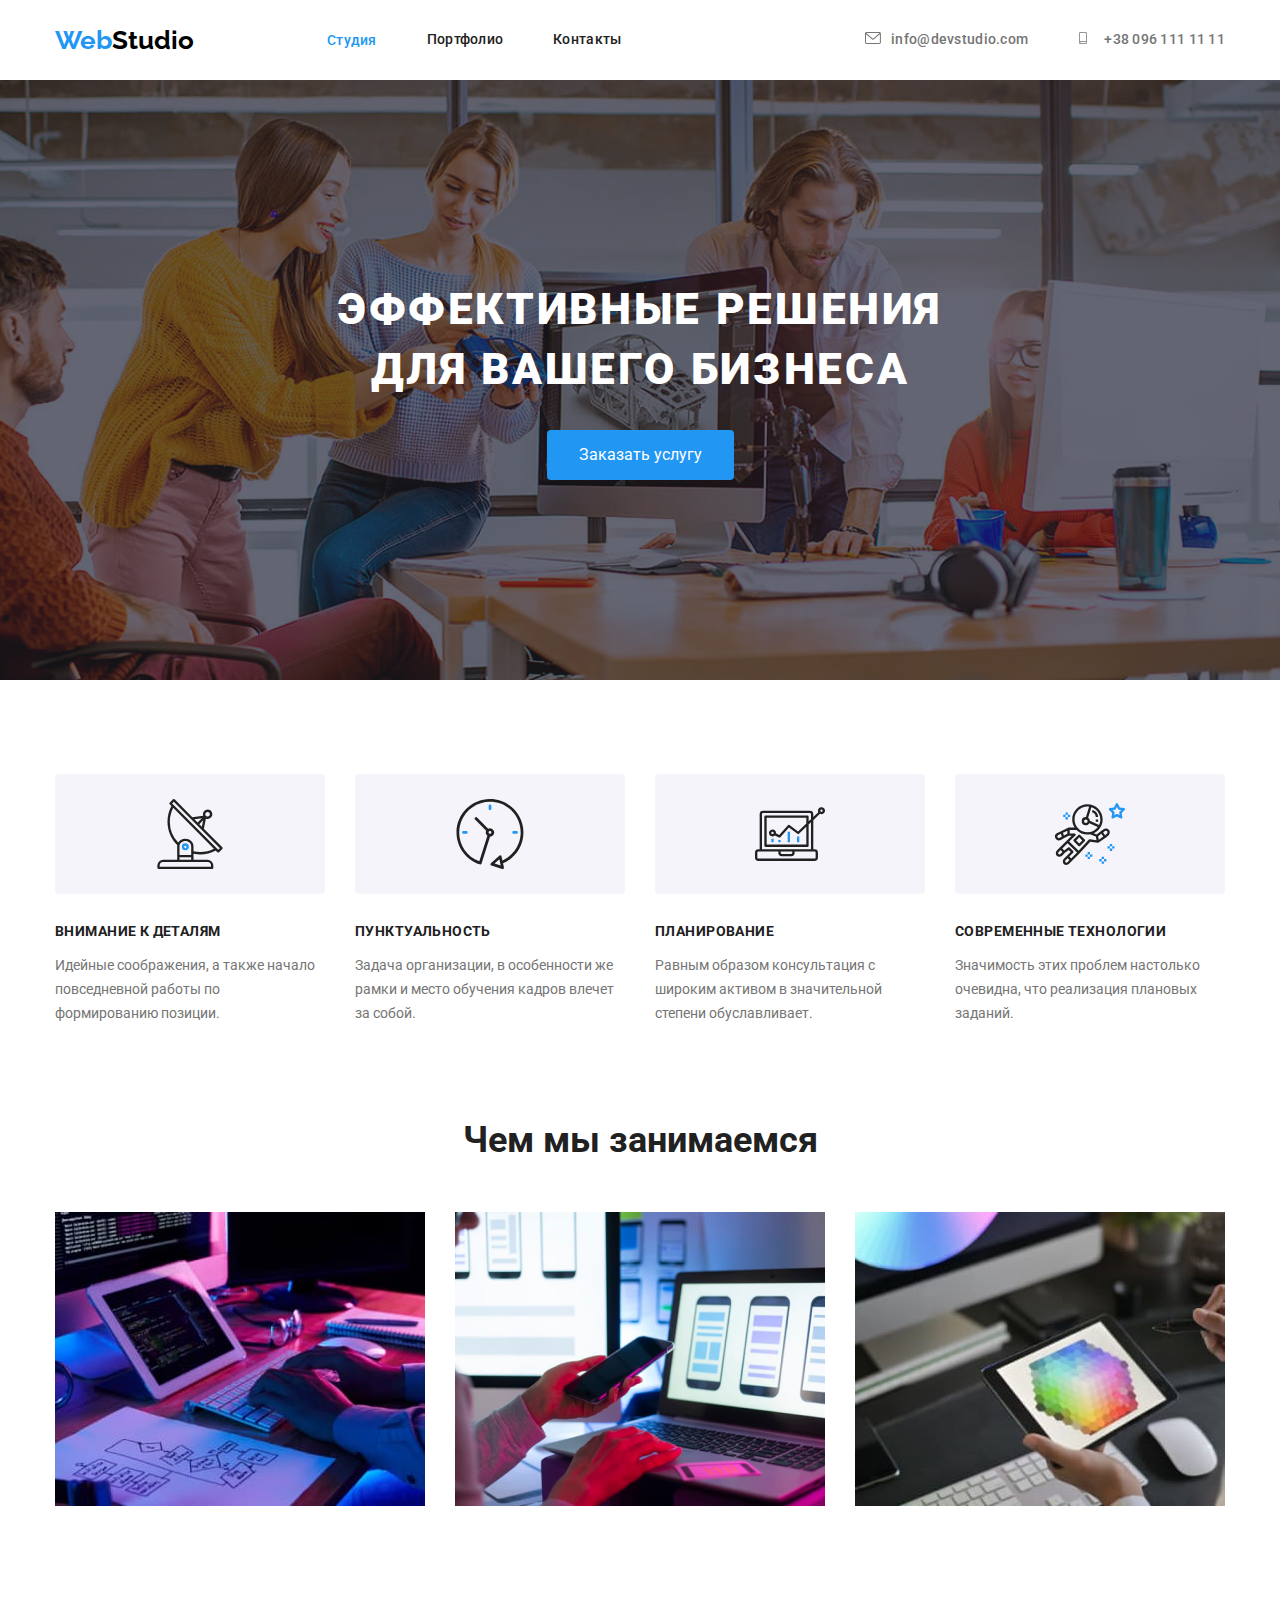
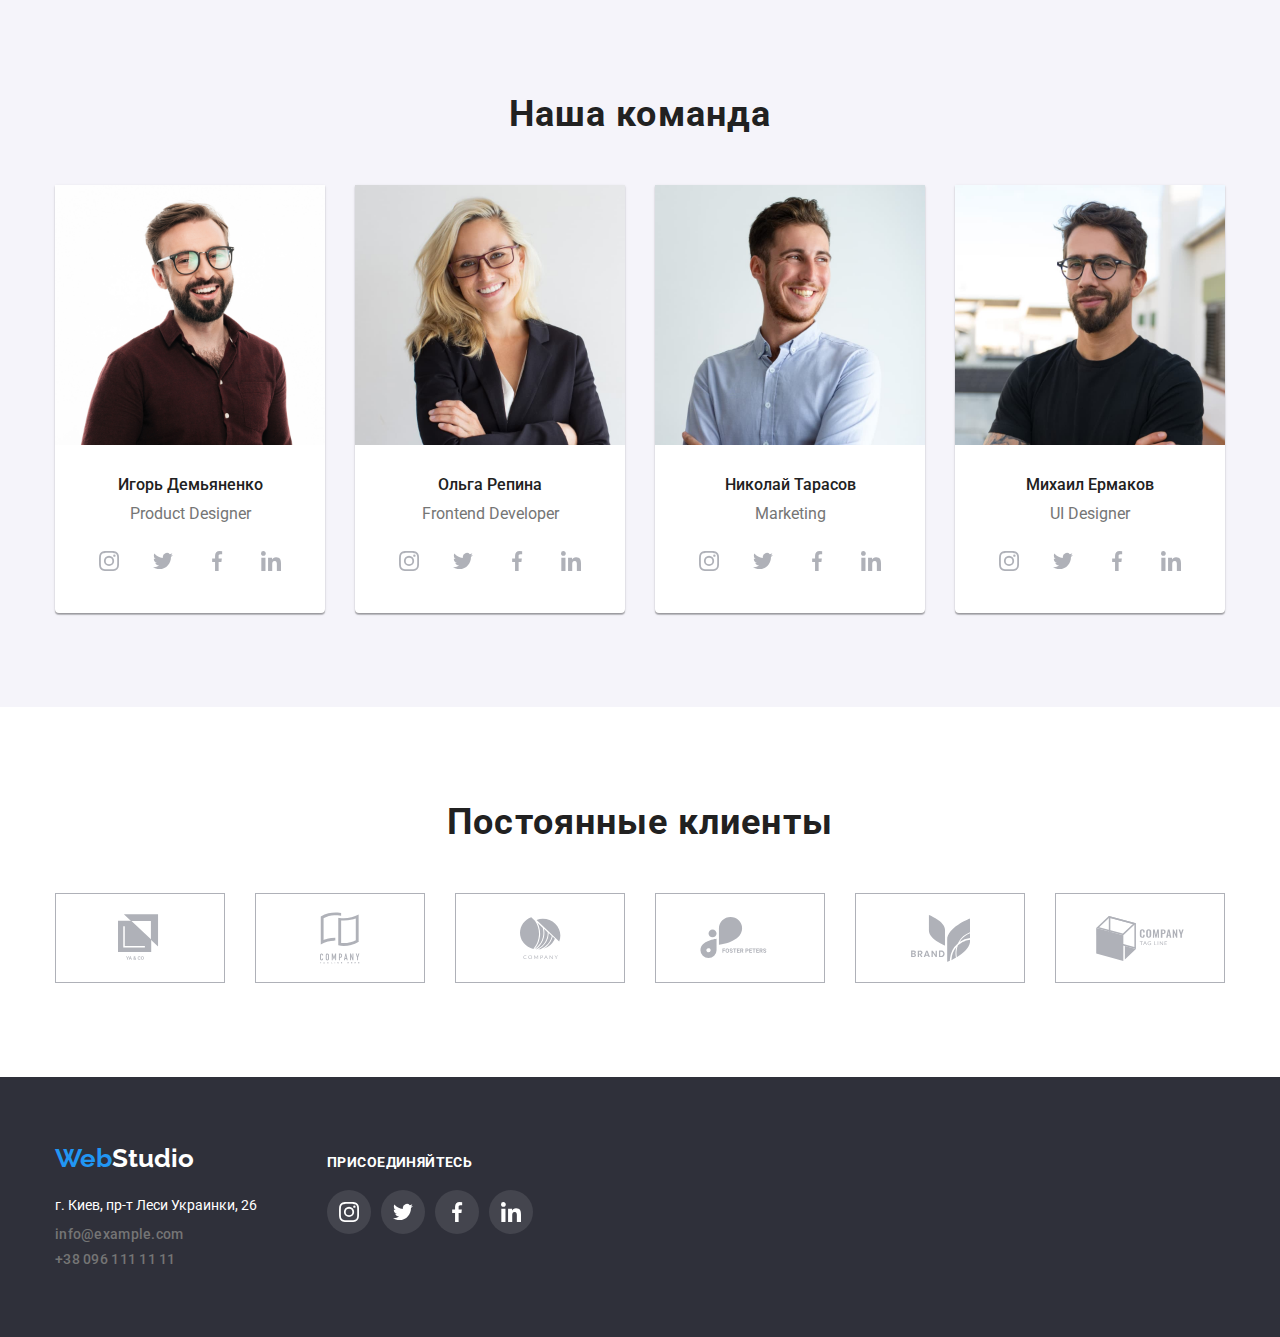
<file: index.html>
<!DOCTYPE html>
<html lang="ru">
<head>
    <meta charset="UTF-8">
    <meta name="viewport" content="width=device-width, initial-scale=1.0">
    <title>Студия</title>
    <link rel="preconnect" href="https://fonts.gstatic.com">
    <link href="https://fonts.googleapis.com/css2?family=Raleway:wght@700&family=Roboto:wght@400;500;700;900&display=swap"
        rel="stylesheet">
    <link rel="stylesheet" href="https://cdnjs.cloudflare.com/ajax/libs/modern-normalize/1.0.0/modern-normalize.min.css"/>
    <link rel="stylesheet" href="./css/style.css">
    <link rel="stylesheet" href="./css/common.css">
</head>
<body>
    <div class="container">
    <header class="header-back" >
    <nav>
        <div class="header-nav">
            <a class="linc-logo" href="WebStudio"> <span class="link-blue">Web</span><span class="link-black" >Studio</span> </a>
        

       <ul class="site-nav" > 
            <li class="item" >
                <a class="link-current" href="./index.htmls">Студия</a>
            </li>
            <li class="item" >
                <a class="link" href="./portfolio.html">Портфолио</a>
            </li>
            <li class="item" >
                <a class="link" href="Контакты ">Контакты</a>
            </li>
      </ul>
    
      
       <ul  class="nav-links">
            
            <li class="item" > 
             

                <a  
                  class="nav-link"  href="mailto:info@devstudio.com" > <svg  class="nav-icon">
                  <use href="./images/symbol-defs (1).svg#icon-envelope" width="16",height="12" ></use>    
                  </svg>
                  info@devstudio.com</a>
            </li>
            <li class="item" >
                <a class="nav-link" href="tel:+380961111111"> <svg  class="nav-icon">
                    <use href="./images/symbol-defs (1).svg#icon-smartphone" width="10",height="16"></use>
                </svg>
                +38 096 111 11 11</a>
            </li>
            
       </ul> 
    
    </div>
    </nav>


    </header> 
</div>


    <main> 
        
      <section class="hero" > 
         <div class="overlay">
        
               <h1 class="hero-title" >Эффективные решения <br> для вашего бизнеса</h1>
          
        <a  class="hero-button" href="Заказать услугу">Заказать услугу</a>
    
    </div> 
      </section>
     
      
      <section class="benefit">
          <div class="container">
          <h2 class="visually-hidden"> Наши преимущества</h2> 
          
          <ul class="benefit-frame" >
              <li class="card" >
                <div class="benefit-box"> 
                    <svg class="icon"  width="70px" height="70px">
                        <use href="./images/symbol-defs (1).svg#icon-antenna"></use>
                    </svg>
                  </div>  
                
                  
                 <div class="frame" >
                   <h3 class="benefit-title">Внимание к деталям</h3>
                   <p class="benefit-item" >Идейные соображения, а также начало повседневной работы по формированию позиции.</p>
                 </div>
              </li>
              <li class="card" >
                   <div class="benefit-box">
                <svg class="icon"  width="70px" height="70px">
                    <use href="./images/symbol-defs (1).svg#icon-clock"></use>
                </svg>
              </div>
                  <div class="frame" > 
                    <h3 class="benefit-title">Пунктуальность</h3>
                    <p class="benefit-item" >Задача организации, в особенности же рамки и место обучения кадров влечет за собой.</p>
                  </div> 
              </li>
              <li class="card" >
                  <div class="benefit-box">
                <svg class="icon"  width="70px" height="70px">
                    <use href="./images/symbol-defs (1).svg#icon-diagram"></use>
                </svg>
              </div>
                  <div class="frame" >
                    <h3 class="benefit-title">Планирование</h3>
                    <p class="benefit-item" >Равным образом консультация с широким активом в значительной степени обуславливает.</p>
                  </div> 
              </li>
              <li class="card" >
                  <div class="benefit-box">
                <svg class="icon"  width="70px" height="70px">
                    <use href="./images/symbol-defs (1).svg#icon-astronaut"></use>
                </svg>
              </div>
                  <div class="frame" >
                     <h3 class="benefit-title" >Современные технологии</h3>
                     <p class="benefit-item" >Значимость этих проблем настолько очевидна, что реализация плановых заданий.</p>
                 </div>
              </li>
          </ul>
        </div>
      </section>
      
      <section class="work">
          <div class="container">
          <h2 class="work-title" >Чем мы занимаемся</h2>
          
          <ul class="work-item" >
              <li class="work-item-frame" >
                  <img src="./images/hw-1.jpg" alt="рабочий стол">
              </li>
              <li class="work-item-frame" >
                  <img src="./images/hw2.jpg" width="370" alt="рабочий стол и телефон"> 
              </li>
              <li class="work-item-frame" >
                  <img src="./images/hw3.jpg" alt="рабочий стол и дизайн">
              </li>
            </ul>
        </div>
        </section>
   
  
        <section class="our-team" >  
            
          <div class="container">
        
           <h2 class="team-title" >Наша команда</h2> 
           
           <ul class="team-card" >
               
               <li class="team-card-item " >
                   <img src="./images/hw4.jpg" width="370" alt="мужчина">
                   <h3 class="name" >Игорь Демьяненко</h3>
                   <p class="profession" >Product Designer</p>
                     <ul class="sociall-box">
                         <li class="item-icon"><a class="link-icon" href=""> 
                             <svg class="icon" width="20px" height="20px" > <use href="./images/symbol-defs (1).svg#icon-instagram" >

                         </use>
                         </svg>
                        </a>
                    
                    </li>
                
                     <li class="item-icon" >
                        <a class="link-icon" href=""> 
                            <svg class="icon" width="20px" height="20px" > 
                                <use href="./images/symbol-defs (1).svg#icon-twitter" ></use>

                        </svg>

                        </a>
                    </li>
                    <li class="item-icon"  >
                    
                        <a class="link-icon" href="">
                            <svg class="icon" width="20px"  height="20px">
                                  <use href="./images/symbol-defs (1).svg#icon-facebook" ></use>
                            </svg>
                        </a>
                    </li>
                    
                <li class="item-icon" >
                        <a class="link-icon"  href=""> 
                            <svg class="icon" width="20px" height="20px">
                                <use href="./images/symbol-defs (1).svg#icon-linkedin"></use>
                            </svg>
                        </a>
                    </li>
                    </ul>
                </li>
                <li class="team-card-item"  >
                   <img src="./images/hw5).jpg" width="370" alt="девушка">
                   <h3 class="name">Ольга Репина</h3>
                   <p class="profession" >Frontend Developer</p> 
                   <ul class="sociall-box">
                    <li class="item-icon"><a class="link-icon" href=""> 
                        <svg class="icon" width="20px" height="20px" > <use href="./images/symbol-defs (1).svg#icon-instagram" >

                    </use>
                    </svg>
                   </a>
               
               </li>
           
                <li class="item-icon" >
                   <a class="link-icon" href=""> 
                       <svg class="icon" width="20px" height="20px" > 
                           <use href="./images/symbol-defs (1).svg#icon-twitter" ></use>

                   </svg>

                   </a>
               </li>
               <li class="item-icon"  >
               
                   <a class="link-icon" href="">
                       <svg class="icon" width="20px"  height="20px">
                             <use href="./images/symbol-defs (1).svg#icon-facebook" ></use>
                       </svg>
                   </a>
               </li>
               
           <li class="item-icon" >
                   <a class="link-icon"  href=""> 
                       <svg class="icon" width="20px" height="20px">
                           <use href="./images/symbol-defs (1).svg#icon-linkedin"></use>
                       </svg>
                   </a>
               </li>
               </ul>
                </li>
                <li class="team-card-item"   >
                   <img src="./images/hw6.jpg" width="370" alt="мужчина">
                   <h3 class="name" >Николай Тарасов</h3>
                   <p class="profession" >Marketing</p> 
                   <ul class="sociall-box">
                    <li class="item-icon"><a class="link-icon" href=""> 
                        <svg class="icon" width="20px" height="20px" > <use href="./images/symbol-defs (1).svg#icon-instagram" >

                    </use>
                    </svg>
                   </a>
               
               </li>
           
                <li class="item-icon" >
                   <a class="link-icon" href=""> 
                       <svg class="icon" width="20px" height="20px" > 
                           <use href="./images/symbol-defs (1).svg#icon-twitter" ></use>

                   </svg>

                   </a>
               </li>
               <li class="item-icon"  >
               
                   <a class="link-icon" href="">
                       <svg class="icon" width="20px"  height="20px">
                             <use href="./images/symbol-defs (1).svg#icon-facebook" ></use>
                       </svg>
                   </a>
               </li>
               
           <li class="item-icon" >
                   <a class="link-icon"  href=""> 
                       <svg class="icon" width="20px" height="20px">
                           <use href="./images/symbol-defs (1).svg#icon-linkedin"></use>
                       </svg>
                   </a>
               </li>
               </ul>
                </li>
                <li class="team-card-item"  >
                   <img src="./images/hw7.jpg" width="370" alt="мужчина">
                   <h3 class="name" >Михаил Ермаков</h3>
                   <p class="profession" >UI Designer</p> 
                   <ul class="sociall-box">
                    <li class="item-icon"><a class="link-icon" href=""> 
                        <svg class="icon" width="20px" height="20px" > <use href="./images/symbol-defs (1).svg#icon-instagram" >

                    </use>
                    </svg>
                   </a>
               
               </li>
           
                <li class="item-icon" >
                   <a class="link-icon" href=""> 
                       <svg class="icon" width="20px" height="20px" > 
                           <use href="./images/symbol-defs (1).svg#icon-twitter" ></use>

                   </svg>

                   </a>
               </li>
               <li class="item-icon"  >
               
                   <a class="link-icon" href="">
                       <svg class="icon" width="20px"  height="20px">
                             <use href="./images/symbol-defs (1).svg#icon-facebook" ></use>
                       </svg>
                   </a>
               </li>
               
           <li class="item-icon" >
                   <a class="link-icon"  href=""> 
                       <svg class="icon" width="20px" height="20px">
                           <use href="./images/symbol-defs (1).svg#icon-linkedin"></use>
                       </svg>
                   </a>
               </li>
               </ul>
                </li>
            
           </ul>
        </div>
        
        </section> 
        <section class="our-clients" >
            <div class="container">
            <h2 class="clients-title"  >Постоянные клиенты</h2> 
            <ul class="clients-box" >
                <li class="client-item" >
                   <a class="client-link" href=""> 
                       <svg class="client-logo" width="44.27" height="49.23" >
                          <use href="./images/symbol-defs (1).svg#icon-logo-2"></use>
                       </svg>
                     </a> 
                </li> 
                <li class="client-item" >
                    <a class="client-link" href=""> 
                        <svg class="client-logo" width="40" height="52" >
                           <use href="./images/symbol-defs (1).svg#icon-logo-1"></use>
                        </svg>
                      </a> 
                 </li> 
                 <li class="client-item" >
                    <a class="client-link" href=""> 
                        <svg class="client-logo" width="41" height="42.6" >
                           <use href="./images/symbol-defs (1).svg#icon-logo--3"></use>
                        </svg>
                      </a> 
                 </li> 
                 <li class="client-item" >
                    <a class="client-link" href=""> 
                        <svg class="client-logo" width="79.66" height="42.02" >
                           <use href="./images/symbol-defs (1).svg#icon-logo--4"></use>
                        </svg>
                      </a> 
                 </li> <li class="client-item" >
                    <a class="client-link" href=""> 
                        <svg class="client-logo" width="59" height="47" >
                           <use href="./images/symbol-defs (1).svg#icon-logo--5"></use>
                        </svg>
                      </a> 
                 </li>
                  <li class="client-item" >
                    <a class="client-link" href=""> 
                        <svg class="client-logo" width="88.48" height="45.44" >
                           <use href="./images/symbol-defs (1).svg#icon-logo--6"></use>
                        </svg>
                      </a> 
                 </li>
            </ul>
        </div>
        </section>
    
    </main> 
   
<footer class="footer-back" > 
     <div  class="container" >
    <div class="footer-all"> 
       <div>
        <div class="footer-logo" >
    <a class="linc-logo" href="WebStudio"> <span class="footer-logo-blue" >Web</span><span class="footer-logo-white" >Studio</span> </a>
</div> 
<div class="adress-link" >  
    <address class="address" >
     
        
           <p class="map-item" > <span class="map-address" >г. Киев, пр-т Леси Украинки, 26</span> </p>
      <ul class="footer-nav" >
         <li >
           <a class="footer-nav-link" href="mailto:info@example.com">info@example.com</a>
         </li> 
         <li>
            <a class="footer-nav-link" href="tel:+380961111111">+38 096 111 11 11</a></li>
       </ul> 
       
    </address>
</div> 
</div>
<div class="footer-sociall" >
   <h3 class="footer-title" > ПРИСОЕДИНЯЙТЕСЬ</h3> 
        <ul class="footer-box" >
            <li class="footer-mark" >
                <a class="footer-link"  href=""><svg class="footer-icon" width="20px" height="20px" >
                   <use href="./images/symbol-defs (1).svg#icon-instagram" ></use>

                </svg></a>
            
            </li> 
            <li class="footer-mark" >
                <a class="footer-link"  href=""><svg class="footer-icon" width="20px" height="20px" >
                   <use href="./images/symbol-defs (1).svg#icon-twitter" ></use>

                </svg></a>
            
            </li>
             <li class="footer-mark" >
                <a class="footer-link"  href=""><svg class="footer-icon" width="20px" height="20px" >
                   <use href="./images/symbol-defs (1).svg#icon-facebook" ></use>

                </svg></a>
            
            </li> 
            <li class="footer-mark" >
                <a class="footer-link"  href=""><svg class="footer-icon" width="20px" height="20px" >
                   <use href="./images/symbol-defs (1).svg#icon-linkedin" ></use>

                </svg></a>
            
            </li>
        </ul>
</div>
</div>
</div>

</footer>

    
    
</body>
</html>
</file>
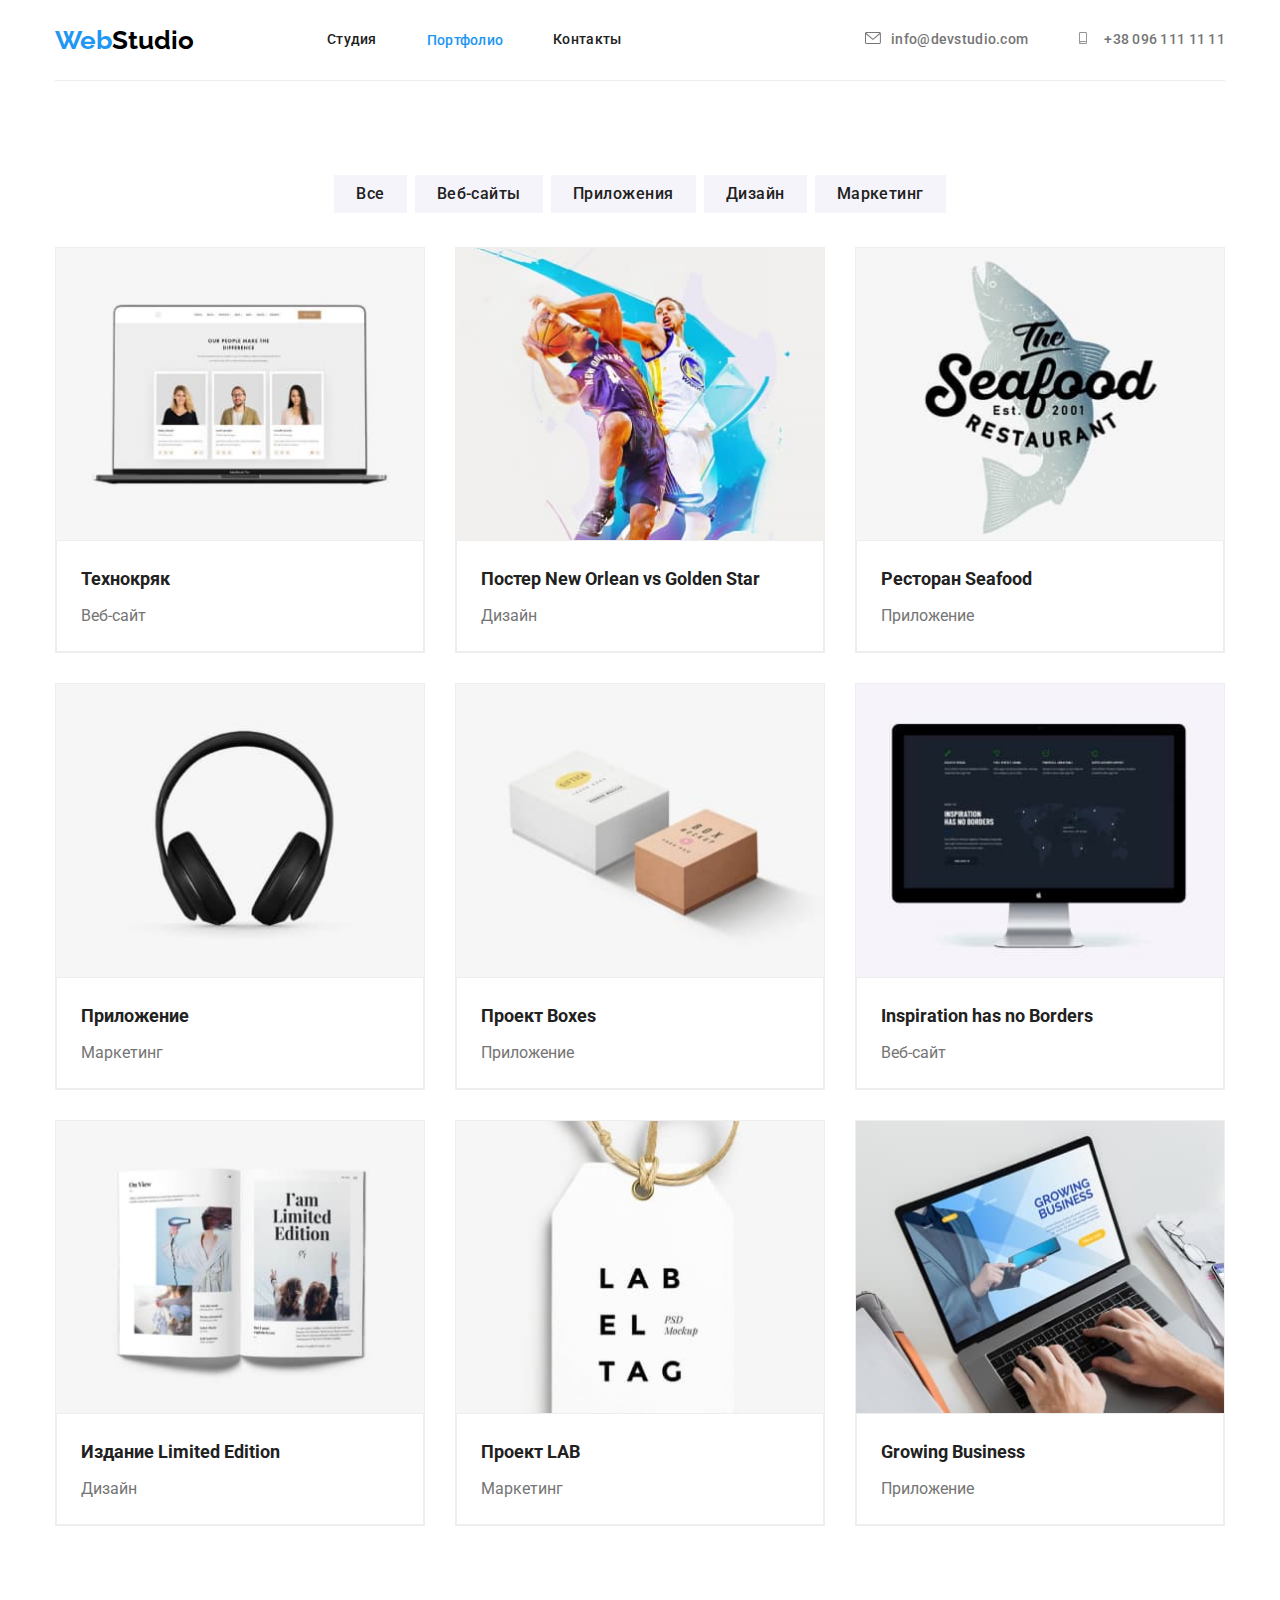
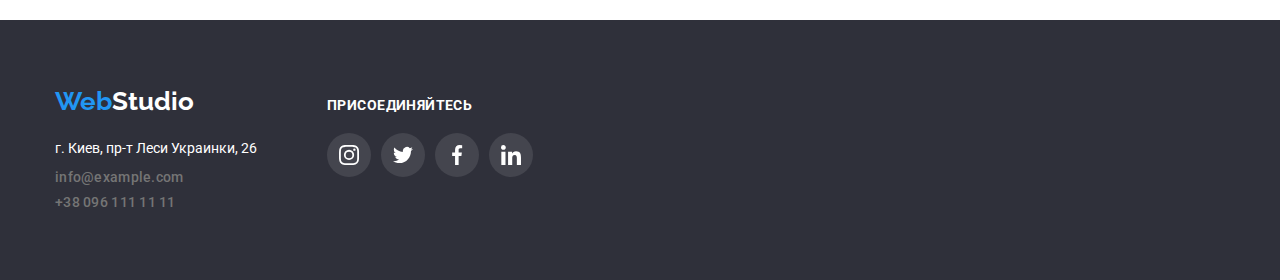
<file: portfolio.html>
<!DOCTYPE html>
<html lang="ru">
<head>
    <meta charset="UTF-8">
    <meta name="viewport" content="width=device-width, initial-scale=1.0">
    <title>Портфолио</title> 
   
    <link rel="preconnect" href="https://fonts.gstatic.com">
    <link href="https://fonts.googleapis.com/css2?family=Raleway:wght@700&family=Roboto:wght@400;500;700;900&display=swap"
        rel="stylesheet">
        <link rel="stylesheet" href="https://cdnjs.cloudflare.com/ajax/libs/modern-normalize/1.0.0/modern-normalize.min.css"/>
  
    <link rel="stylesheet" href="./css/common.css">
    <link rel="stylesheet" href="./css/style.css">
</head>
<body>
     
        <header class="header-back"> 
            <div class="container">
           <div class="header-line-bottom" >
            <nav class="item" > 
                <div class="header-nav" >
        
                <a class="linc-logo" href="WebStudio"> <span class="link-blue">Web</span><span class="link-black">Studio</span>
                </a>
        
                <ul class="site-nav">
                    <li class="item"  >
                        <a class="link" href="./index.html">Студия</a>
                    </li> 
                    <li class="item" >
                        <a class="link-current" href="./portfolio.html">Портфолио</a>
                    </li>
                    <li class="item">
                        <a class="link" href="Контакты ">Контакты</a>
                    </li>
                </ul>
                <ul  class="nav-links" >
                
                    <li class="item" >
                        <a class="nav-link" href="mailto:info@devstudio.com"><svg  class="nav-icon">
                            <use href="./images/symbol-defs (1).svg#icon-envelope" width="16",height="12" ></use>    
                            </svg> info@devstudio.com</a>
                    </li>
                    <li class="item" >
                        <a class="nav-link" href="tel:+380961111111"> <svg  class="nav-icon">
                            <use href="./images/symbol-defs (1).svg#icon-smartphone" width="10",height="16"></use>
                        </svg> +38 096 111 11 11</a>
                    </li>
                
                </ul>
            </div>
                </nav>
            </div>
            </div>
        </header> 
   
    <main> 
        <div class="container" >
        <section class="design-work" >
            <ul class="main-button" >
                <li class="main-button-mark" >
                    <button class="main-button-item"  >Все</button>
                </li>
                <li class="main-button-mark" >
                    <button class="main-button-item" >Веб-сайты</button>
                </li> 
                <li class="main-button-mark" >
                    <button class="main-button-item" >Приложения</button>
                </li>
                <li class="main-button-mark"  >
                    <button class="main-button-item" >Дизайн</button>
                </li>
                <li class="main-button-mark" >
                    <button class="main-button-item" >Маркетинг</button>
                </li>
            </ul>
        
        
            <ul class="progects" >
                <li class="progects-name" >
                    <div class="product-title" >
                        
                        <img src="./images/img-1.jpg" alt="открытый ноутбук"> 
                        <div class="our-product" >
                        <h3 class=" product-name" >Технокряк</h3> 
                        <p class="product" >Веб-сайт</p>
                    </div>
                    </div>
                </li> 
                <li class="progects-name" > 
                    <div class="product-title"> 
                        <img src="./images/img-2.jpg" alt="Постер два баскетболиста"> 
                        <div class="our-product">
                        <h3 class=" product-name" >Постер New Orlean vs Golden Star</h3> 
                        <p class="product" >Дизайн</p> 
                    </div>
                    
                    </div> 
                </li> 
                <li class="progects-name" >
                    <div class="product-title">
                        <img src="./images/img-3.jpg" alt="Постер рыбного ресторана">
                        <div class="our-product">
                        <h3 class=" product-name" >Ресторан Seafood</h3>
                        <p class="product" >Приложение</p>
                    </div>
                    </div>
                    
                </li>
                <li class="progects-name" >
                    <div class="product-title" > 
                        <img src="./images/img-4.jpg" alt="Наушники">
                        <div class="our-product">
                        <h3 class=" product-name" >Приложение</h3>
                        <p class="product" >Маркетинг</p>
                    </div>
                    </div>
                </li>
                <li class="progects-name" >
                    <div class="product-title"  >
                        <img src="./images/img-5.jpg" alt="Две коробки">
                        <div class="our-product">
                        <h3 class=" product-name" >Проект Boxes</h3> 
                        <p class="product" >Приложение</p>
                    </div>
                    </div>
                </li> 
                <li class="progects-name" >
                    <div class="product-title"   >
                        <img src="./images/img-6.jpg" alt="Монитор с открытой страницей сайта"> 
                        <div class="our-product">
                        <h3 class=" product-name" >Inspiration has no Borders</h3>
                        <p class="product" >Веб-сайт</p>
                    </div>
                    </div>
                </li>
                <li class="progects-name" >
                    <div class="product-title"  >
                        <img src="./images/img-7.jpg" alt="Открытый журнал">
                        <div class="our-product">
                        <h3 class=" product-name" >Издание Limited Edition</h3>
                        <p class="product" >Дизайн</p>
                    </div>
                    </div>
                </li>
                <li class="progects-name" >
                    <div class="product-title"  > 
                        <img src="./images/img-8.jpg" alt="Бирка с логотипом">
                        <div class="our-product">
                        <h3 class=" product-name" >Проект LAB</h3> 
                        <p class="product" >Маркетинг</p>
                    </div>
                    </div>
                </li>
                <li class="progects-name"  >
                    <div class="product-title"  >
                        <img src="./images/img-9.jpg" alt="Рабочий стол и человек работает за ноутбуком">
                        <div class="our-product">
                        <h3 class=" product-name" >Growing Business</h3>
                        <p class="product" >Приложение</p>
                    </div>
                    </div>
                </li>
            </ul>
        </section>
    </div>
    </main> 
    <footer class="footer-back"> 
        <div class="container" > 
            <div class="footer-all"> 
        <div class="footer-color">
            <div class="footer-logo">
        <a class="linc-logo" href="WebStudio"> <span class="footer-logo-blue">Web</span><span
        
                class="footer-logo-white">Studio</span> </a></div>
                <div class="adress-link">
        <address class="address">
        
        
            <p class="map-item" > <span class="map-address">г. Киев, пр-т Леси Украинки, 26</span> </p>
            <ul class="footer-nav" >
                <li>
                    <a class="footer-nav-link" href="mailto:info@example.com">info@example.com</a>
                </li>
                <li>
                    <a class="footer-nav-link" href="tel:+380961111111">+38 096 111 11 11</a>
                </li>
            </ul>
        
        </address> 
    </div>
    </div> 
    <div class="footer-sociall" >
        <h3 class="footer-title" > ПРИСОЕДИНЯЙТЕСЬ</h3> 
             <ul class="footer-box" >
                 <li class="footer-mark" >
                     <a class="footer-link"  href=""><svg class="footer-icon" width="20px" height="20px" >
                        <use href="./images/symbol-defs (1).svg#icon-instagram" ></use>
     
                     </svg></a>
                 
                 </li> 
                 <li class="footer-mark" >
                     <a class="footer-link"  href=""><svg class="footer-icon" width="20px" height="20px" >
                        <use href="./images/symbol-defs (1).svg#icon-twitter" ></use>
     
                     </svg></a>
                 
                 </li>
                  <li class="footer-mark" >
                     <a class="footer-link"  href=""><svg class="footer-icon" width="20px" height="20px" >
                        <use href="./images/symbol-defs (1).svg#icon-facebook" ></use>
     
                     </svg></a>
                 
                 </li> 
                 <li class="footer-mark" >
                     <a class="footer-link"  href=""><svg class="footer-icon" width="20px" height="20px" >
                        <use href="./images/symbol-defs (1).svg#icon-linkedin" ></use>
     
                     </svg></a>
                 
                 </li>
             </ul>
     </div>
</div>
    </div>
        </footer>

</body>
</html>
</file>
<file: css/style.css>
/* все цвета страницы студия
.header-back: #ECECEC
.link-collor: 2196F3
.back-hero: 2F303A
.primary-text-color:757575, 100 %
.white-text-collor:FFFFFF, 100 %
.h-collor:212121, 100 %
 .body-back: #E5E5E5

 */
body {
  font-family: 'Roboto', sans-serif;
  color: #757575;
}

/* css-переменные. */
:root {
  --primary-text-color: #757575;
  --footer-back: #2f303a;
  --white-text-collor: #ffffff;
  --h-collor: #212121;
  --link-collor: #2196f3;
  --header-back: #ececec;
  --social-icon: #AFB1B8;
  --team-back: #F5F4FA;
  --back: rgba(255,255,255,0.1)
}

button{
  border: none;
  color: none;
  background-color: transparent; ;
}

/* контейнер */
.container {
  width: 1200px;
  padding-left: 15px;
  padding-right: 15px;
  margin-left: auto;
  margin-right: auto;
  /* outline: 1px solid green */
}

.link {
  outline: none;
}

img {
  display: block;
  max-width: 100%;
  height: auto;
}

/* .link-icon .icon{
  fill: var(--social-icon);
} */


.site-nav .item:last-child {
  margin-right: 0px;
}

.link-blue {
  color: var(--link-collor);
}

.link-black {
  color: black;
} 

/*  Хедер сайта */

.header-line-bottom{
  border-bottom: 1px solid #ECECEC
}

.header-nav {
  display: flex;
  align-items: center;
  height: 80px;
}

/*  логотип */

.linc-logo {
  font-family: Raleway, sans-serif;
  font-style: normal;
  font-weight: bold;
  font-size: 26px;
  line-height: 31px;
}

/* навигация по сайту */

.site-nav {
  display: flex;
  align-items: center;
  margin-left: 93px;
  margin-top: 0px;
  margin-bottom: 0px;
}

.site-nav .item + .item {
  margin-left: 50px;
}

/* .site-nav .item {
  outline: 1px solid greenyellow;
} */

.site-nav .link {
  color: var(--h-collor);
  display: block;
  padding-top: 32px;
  padding-bottom: 32px;
}

.link:hover,
.link:focus {
  color: var(--link-collor);
}

.link-current {
  color: var(--link-collor);
  font-family: Roboto, sans-serif;
  font-style: normal;
  font-weight: 500;
  font-size: 14px;
  line-height: 16px;
  letter-spacing: 0.02em;
}

.link {
  font-family: Roboto, sans-serif;
  font-style: normal;
  font-weight: 500;
  font-size: 14px;
  line-height: 1.14;
  letter-spacing: 0.02em;
}

/* навигация мейл и телефон */

.nav-link,
.nav-link {
  display: block;
  padding-top: 32px;
  padding-bottom: 32px;
  margin-top: 0px;
  margin-bottom: 0px;

  font-family: Roboto, sans-serif;
  font-style: normal;
  font-weight: 500;
  font-size: 14px;
  line-height: 1.14;
  letter-spacing: 0.02em;
  color: var(--primary-text-color);
}

/* .nav-links :hover,
.nav-links :focus {
  color: var(--link-collor);
} */

.nav-links {
  display: flex;
  margin-left: auto; 
  margin-top: 0px;
  margin-bottom: 0px;
}

.nav-icon {
  display: block;
  width: 16px;
  height: 12px; 
  margin-right: 10px;
  fill: var(--primary-text-color);
  /* fill: carrentColor; */
}

.nav-link{
  display: flex; 
  align-content: center;
}


.nav-links .item :hover,
.nav-links .item :focus{
  color: var(--link-collor);
}


.nav-icon{
  fill: currentColor;
}

  

/* .item {
  outline: 1px solid #008000
} */

/* .nav-links .item {
  outline: 1px solid green;
} */

.nav-links .item + .item {
  margin-left: 50px;
}

/*  Hero сайта Студия*/
.hero {
  background-color: var(--footer-back);
  /* outline: 2px solid green; */
  min-height: 600px;
}

.hero {
  text-align: center; 
}


.overlay {
  max-width: 1600px;
  height: 600px;
  margin-left: auto;
  margin-right: auto;  
  background-image: linear-gradient(to right,rgba(47, 48, 58, 0.4),rgba(47, 48, 58, 0.4)),  url(../images/Img\ \(5\).jpg);
  background-position: center;
  background-size: cover;
}


.hero-title {
  padding-top: 200px;
  margin-bottom: 30px;
  margin-top: 0px;

  /* outline: 1px solid green; */

  color: var(--white-text-collor);
  font-family: Roboto, sans-serif;
  font-style: normal;
  font-weight: 900;
  font-size: 44px;
  line-height: 1.36;

  letter-spacing: 0.06em;
  text-transform: uppercase;
}

/* кнопка заказа услуг */

.hero-button {
  display: inline-block;
  padding: 16px 32px;
  border-radius: 4px;
  margin-right: auto;
  margin-left: auto;

  background-color: var(--link-collor);
  color: var(--white-text-collor);
}

/* если мы берем у всей секции и убираем padding */

/* наши преимущества */

.benefit {
  padding-top: 94px;
}

.benefit-frame {
  display: flex;
}

.benefit-frame {
  padding-left: 0px;
  margin-top: 0px;
  margin-bottom: 0px;
}

.benefit-item {
  margin-bottom: 0px;
  font-family: Roboto, sans-serif;
  font-style: normal;
  font-weight: normal;
  font-size: 14px;
  line-height: 1.71;
}

.card {
  width: 270px;
  margin-right: 30px;
}

.card:last-child {
  margin-right: 0px;
}

.benefit-title {
  margin-top: 30px;
  font-family: Roboto, sans-serif;
  font-style: normal;
  font-weight: 700;
  font-size: 14px;
  line-height: 1.14;
  letter-spacing: 0.03em;
  text-transform: uppercase;
  color: var(--h-collor);
} 
 
.benefit-box{
  display: flex;
  align-items: center;
  justify-content: center;
  background: #F5F4FA;
  border-radius: 4px;
  height: 120px;
  
}


/*  то что мы делаем студия */

.work {
  padding-top: 94px;
  padding-bottom: 94px;
}

.work-title { 
  font-family: Roboto, sans-serif;
  text-align: center;
  margin-top: 0px;
  font-style: normal;
  font-weight: bold;
  font-size: 36px;
  line-height: 1.16; 
  color: var(--h-collor);
  margin-bottom: 50px ;
}
 

.work-item-frame {
  /* outline: 1px solid green; */
  display: block;
}

.work-item {
  display: block;
}

.work-item {
  display: flex;
}

.work-item {
  padding-left: 0px;
  margin-top: 0px;
  margin-bottom: 0px;
}

/* 
.work-item-frame {
  margin-right: 30px;
} */

/* .work-item-frame:last-child {
  margin-right: 0px;
} */

.work-item-frame:not(:last-child) {
  margin-right: 30px;
}

/*  о нашей команде */

.our-team {
  padding-top: 94px;
  padding-bottom: 94px;
  background-color: var(--team-back) ;
}

.team-title {
  text-align: center;
  margin-bottom: 50px;
  margin-top: 0px;
  font-family: Roboto, sans-serif;
  font-style: normal;
  font-weight: bold;
  font-size: 36px;
  line-height: 1.16;
  letter-spacing: 0.03em;
  color: var(--h-collor);
}

.team-card {
  display: flex;
}

.team-card {
  margin-left: 0px;
  padding-left: 0px;
  margin-top: 0px;
  margin-bottom: 0px;
}

.team-card-item {
  /* outline: 1px solid #008000; */
}

.team-card-item {
  margin-right: 30px;
  background-color: var(--white-text-collor);
  box-shadow: 0px 1px 3px rgba(0, 0, 0, 0.12), 0px 1px 1px rgba(0, 0, 0, 0.14), 0px 2px 1px rgba(0, 0, 0, 0.2);
  border-radius: 0px 0px 4px 4px;
}

.team-card-item:last-child {
  margin-right: 0px;
}

.name {
  text-align: center;
  margin-top: 30px;
  margin-bottom: 0px;
  color: var(--h-collor);
  font-family: Roboto, sans-serif;
  font-style: normal;
  font-weight: 500;
  font-size: 16px;
  line-height: 19px;
}

.profession {
  text-align: center;
  margin-top: 10px;
  margin-bottom: 16px;
  color: var(--primary-text-color);
  font-family: Roboto, sans-serif;
  font-style: normal;
  font-weight: normal;
  font-size: 16px;
  line-height: 19px;
}

.sociall-box{
  display: flex;
  align-items: center;
  justify-content: center; 
  padding-left: 0px;
  margin-top: 16px;
  margin-bottom: 30px ;
} 

/*  сначала дать цвет иконки на ссылку, а потом изменить ее при ховере */

.link-icon{
  display: flex;
  width: 44px;
  height: 44px;
  color: var(--social-icon);
  /* background-color: blue; */
  align-items: center;
  justify-content: center;
  border-radius: 50%;
}

.item-icon:not(:first-child){
  margin-left: 10px;
}

.link-icon:hover,
.link-icon:focus{
  background-color: var(--link-collor);
  color: var(--white-text-collor);
}

/* .icon{
  fill: var( --social-icon)

} */

.icon{
  fill: currentColor;
}

/* .link-icon{
  width: 44px;
  height: 44px;
  color: #008000;
  background-color: crimson;
} */

/* .icon{
  fill: currentColor;
} */

.our-clients{
  padding-top: 94px;
  padding-bottom: 94px;
}

.clients-title{ 
  
  font-family: Roboto, sans-serif;
  font-style: normal;
  font-weight: bold;
  font-size: 36px;
  line-height: 42px;
  text-align: center;
  letter-spacing: 0.03em;
  color: var(--h-collor) ;
  margin-bottom: 50px;
  margin-top: 0px; 
}

.clients-box{
  display: flex;
  margin-top: 0px; 
  margin-bottom: 0px;
  padding-left: 0px;
} 

.client-item{
  width: 170px;
  height: 90px;
  
}


.client-item:not(:first-child){
  margin-left: 30px;
}


.client-item{
  display: flex;
  align-items: center;
  justify-content: center;
  
}


.client-link{
  display: flex;
  width: 170px;
  height: 90px;
  align-items: center;
  justify-content: center;
  color: var(--social-icon);
  border: 1px solid var(--social-icon)
}

.client-link:hover,
.client-link:focus{
  color: var(--link-collor);
  border: 1px solid  var(--link-collor)
}


.client-logo{
  fill: currentColor;
}


/* Подвал сайта  */
/* общее правило для всего футера */
.footer-all{
  display: flex;
  align-items: baseline;
  
}

.footer-back {
  padding-top: 6px;
  background-color: var(--footer-back);
}
/* футер лого и адрес */
.footer-logo {
  display: block;
}

.footer-logo {
  padding-top: 60px;
  /* outline: 1px solid#008000; */
}

.footer-logo-blue {
  color: var(--link-collor);
}

.adress-link {
  display: block;
}

.adress-link {
  margin-top: 20px;
  padding-bottom: 60px;
}

.adress {
  display: block;
}

.map-address {
  color: var(--white-text-collor);
  font-family: Roboto, sans-serif;
  font-style: normal;
  font-weight: normal;
  font-size: 14px;
  line-height: 1.71;

  /* outline: 1px solid #008000; */
}

.map-item {
  margin-top: 20px;
  margin-bottom: 0px;
}

.footer-logo-white {
  color: var(--white-text-collor);
}

.footer-nav {
  display: block;
  padding-left: 0px;
  margin-bottom: 0px;
  margin-top: 9px;
}

.footer-nav-link {
  display: block;
}

.footer-nav-link:hover,
.footer-nav-link:focus {
  color: var(--link-collor);
}

.footer-nav-link {
  font-family: Roboto, sans-serif;
  font-style: normal;
  font-weight: 500;
  font-size: 14px;
  line-height: 1.14;
  letter-spacing: 0.02em;
  color: var(--primary-text-color);
  margin-top: 9px;
  margin-bottom: 9px;
}
/* футер бокс:присоединяйся и соц сети */

.footer-box{
  display: flex;
  justify-content: center;
  align-items: center;
  margin-top: 0px;
  margin-bottom: 0px;
  padding-left: 0px;
}

.footer-sociall{
  margin-left: 70px;
}

.footer-title{
  margin-top: 0px;
  margin-bottom: 20px;
  font-family: Roboto, sans-serif;  
  font-style: normal;
  font-weight: bold;
  font-size: 14px;
  line-height: 16px; 
  letter-spacing: 0.03em;
  text-transform: uppercase;
  color: var(--white-text-collor);
}

.footer-mark{
  width: 44px;
  height: 44px;

}

.footer-mark:not(:first-child){
  margin-left: 10px;
}

.footer-link{
  display: flex;
  align-items: center; 
  justify-content: center;
  width: 44px;
  height: 44px;
  border-radius: 50%; 
  background-color: rgba(255, 255, 255, 0.1); ;
}
 
.footer-link:hover,
.footer-link:focus{
  background-color: var(--link-collor) ;
}

.footer-icon{
  fill: var(--white-text-collor) ;
}

/* Портфлио */

/* кнопки в портфолио */

.main-button{
  display: flex;
  justify-content: center;
  margin-top: 0px;
  padding-left: 0px;
  margin-bottom: 34px; 
 
}

.main-button-mark:not(:first-child){
  margin-left: 8px;
}

.main-button-mark{ 
  display: flex;
  height: 38px;
  background-color: var(--team-back);
  /* border-radius: 4px; */
  color: var(--h-collor);

}

.main-button-item{
  display: flex; 
  border-radius: 4px;
  font-family: Roboto, sans-serif;
  font-style: normal;
  font-weight: 500;
  font-size: 16px;
  line-height: 1.6;
  text-align: center;
  letter-spacing: 0.03em;
  color: var( --h-collor);
  padding-left: 22px;
  padding-right: 22px;
  padding-top: 6px;
  padding-bottom: 6px;
}


.main-button-item:hover,
.main-button-item:focus {
  background-color: var(--link-collor) ;
  color: var(--white-text-collor) ; 
  border-color: var(--link-collor);
  box-shadow: 0px 3px 1px rgba(0, 0, 0, 0.1), 0px 1px 2px rgba(0, 0, 0, 0.08), 0px 2px 2px rgba(0, 0, 0, 0.12);
}

/* 
.main-button-item {
  color: currentColor;
} */

/*  портфолио проекты */
.design-work {
  padding-bottom: 94px;
  padding-top: 94px;
}


  
  
.product-name {
  font-family: Roboto, sans-serif;
  font-style: normal;
  font-weight: bold;
  font-size: 18px;
  line-height: 36px;
  color: var(--h-collor);
 
}

.progects {
  display: flex;
  flex-wrap: wrap;
  padding-left: 0px;
  margin-top: 0px;
  margin-bottom: 0px;
}

.progects-name {
  width: 370px;
  /* outline: 1px solid #008000; */
  margin-right: 30px;
  margin-bottom: 30px;
  background-color: var(--white-text-collor);
  border: 1px solid #EEEEEE;
}

/* .progects-name:hover,
.progects-name:focus{
  box-shadow: 0px 1px 1px rgba(0, 0, 0, 0.12), 0px 4px 4px rgba(0, 0, 0, 0.06), 1px 4px 6px rgba(0, 0, 0, 0.16);
} */

/* .progects-name * {
  outline: 1px solid #008000;
} */

.progects-name:nth-child(3n) {
  margin-right: 0;
}

.progects-name:nth-last-child(-n + 3) {
  margin-bottom: 0;
}

.product {
  font-family: Roboto, sans-serif;
  font-style: normal;
  font-weight: normal;
  font-size: 16px;
  line-height: 30px;
  color: var(--primary-text-color);
}

.product-title {
  display: block;
}

.product-title:hover,
.product-title:focus{
  box-shadow: 0px 1px 1px rgba(0, 0, 0, 0.12), 0px 4px 4px rgba(0, 0, 0, 0.06), 1px 4px 6px rgba(0, 0, 0, 0.16);
}

.our-product {
  padding-top: 20px;
  padding-left: 24px;
  padding-right: 24px;
  padding-bottom: 20px;
  border: 1px solid #eeeeee;
}

.product-name {
  margin-bottom: 0px;
  margin-top: 0px;
}

.product {
  margin-top: 4px;
  margin-bottom: 0px;
}

/* .frame {
  outline: 2px solid green;
} */

/*  контейнер для стилизации hero
 */
.hero-container {
  width: 600px;
  margin-left: auto;
  margin-right: auto;
}

/*display: flex
  flex-wrap: wrap */

/* общий контейнер для стилизации */
</file>
<file: css/common.css>
.visually-hidden {
  position: absolute;
  width: 1px;
  height: 1px;
  margin: -1px;
  border: 0;
  padding: 0;

  white-space: nowrap;
  clip-path: inset(100%);
  clip: rect(0 0 0 0);
  overflow: hidden;
}

ul {
  list-style: none;
}

a {
  text-decoration: none;  
  /* color: white */
}

*,
*::before,
*::after {
  box-sizing: border-box;
}

img {
  display: block;
  max-width: 100%;
  height: auto;
}

a:focus{
  outline: none
}

.button:focus{ 
  outline: none;
  border: none;
}
</file>
